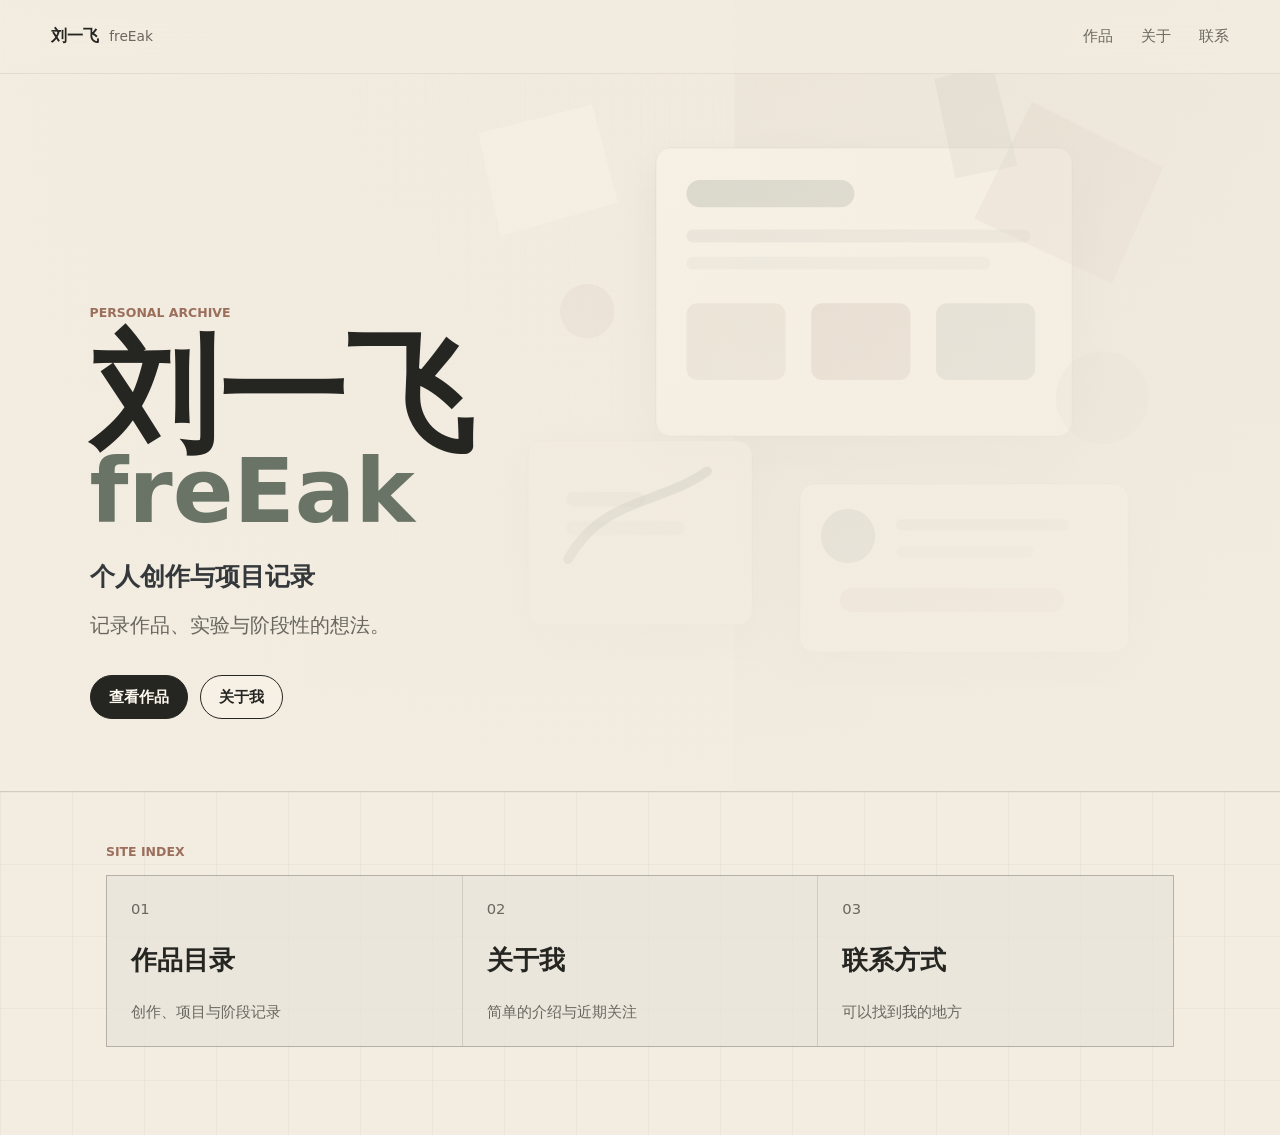
<file: index.html>
<!doctype html>
<html lang="zh-CN">
  <head>
    <meta charset="utf-8">
    <meta name="viewport" content="width=device-width, initial-scale=1">
    <meta name="description" content="刘一飞 / freEak 的个人创作与项目记录">
    <title>刘一飞 / freEak - 个人网站</title>
    <link rel="stylesheet" href="styles/site.css">
  </head>
  <body data-page="home">
    <header class="site-header">
      <a class="brand-mark" href="index.html" aria-label="回到首页">
        <span data-bind="site.name">刘一飞</span>
        <span data-bind="site.handle">freEak</span>
      </a>
      <nav class="main-nav" aria-label="主导航">
        <a href="works.html" data-nav="works">作品</a>
        <a href="about.html" data-nav="about">关于</a>
        <a href="contact.html" data-nav="contact">联系</a>
      </nav>
    </header>

    <main>
      <section class="hero">
        <img class="hero-visual" src="assets/cover-visual.svg" alt="">
        <div class="hero-shade"></div>
        <div class="hero-copy reveal">
          <p class="eyebrow" data-bind="site.archiveLabel">Personal Archive</p>
          <h1>
            <span data-bind="site.name">刘一飞</span>
            <span class="handle" data-bind="site.handle">freEak</span>
          </h1>
          <p class="hero-role" data-bind="site.title">个人创作与项目记录</p>
          <p class="hero-line" data-bind="site.coverLead">记录作品、实验与阶段性的想法。</p>
          <div class="hero-actions" aria-label="主要入口">
            <a class="button primary" href="works.html">查看作品</a>
            <a class="button ghost" href="about.html">关于我</a>
          </div>
        </div>
      </section>

      <section class="home-index" aria-label="站点入口">
        <div class="section-label">Site Index</div>
        <div class="index-grid">
          <a class="index-link" href="works.html">
            <span>01</span>
            <strong>作品目录</strong>
            <em>创作、项目与阶段记录</em>
          </a>
          <a class="index-link" href="about.html">
            <span>02</span>
            <strong>关于我</strong>
            <em>简单的介绍与近期关注</em>
          </a>
          <a class="index-link" href="contact.html">
            <span>03</span>
            <strong>联系方式</strong>
            <em>可以找到我的地方</em>
          </a>
        </div>
      </section>
    </main>

    <script src="scripts/content.js"></script>
    <script src="scripts/site.js"></script>
  </body>
</html>
</file>
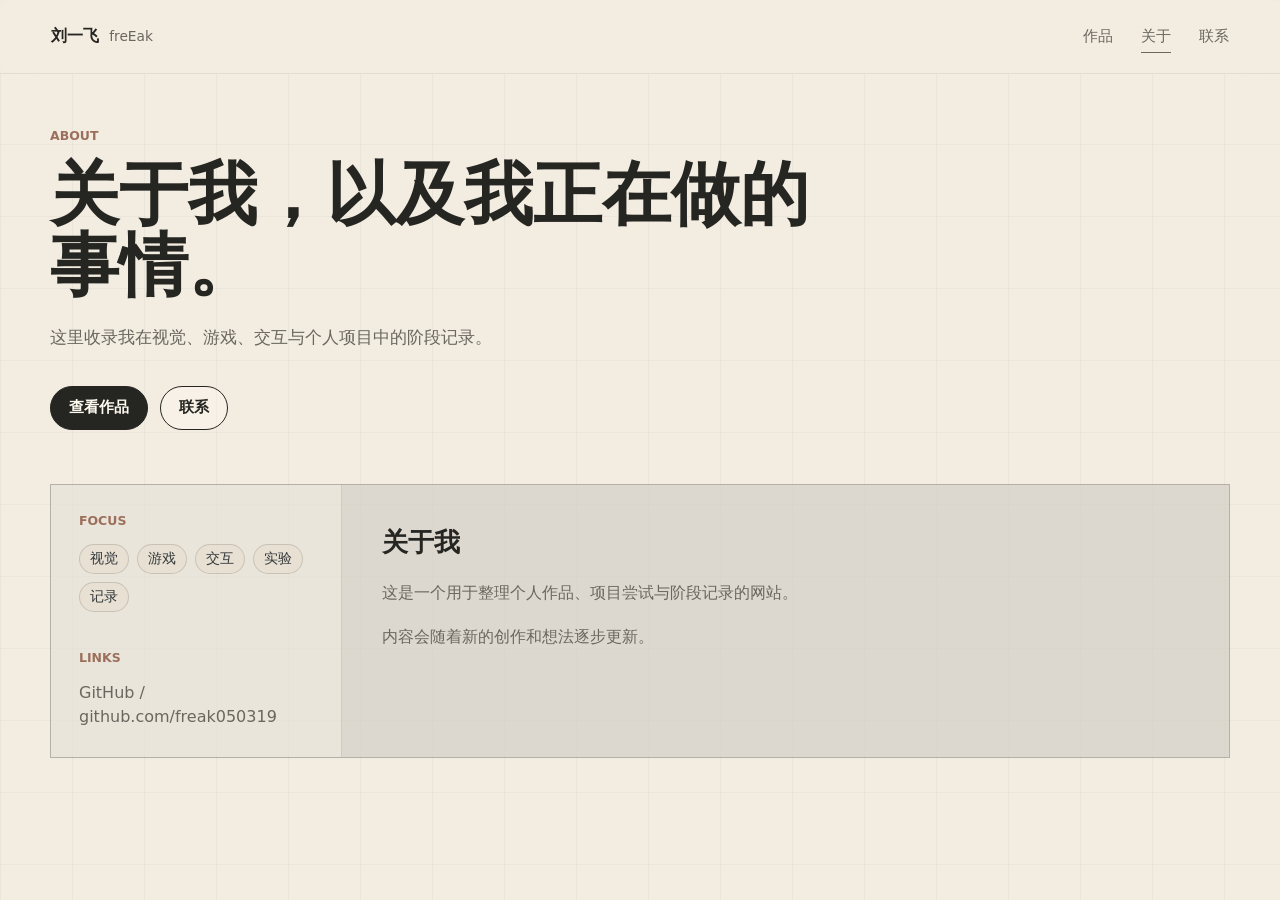
<file: about.html>
<!doctype html>
<html lang="zh-CN">
  <head>
    <meta charset="utf-8">
    <meta name="viewport" content="width=device-width, initial-scale=1">
    <meta name="description" content="关于刘一飞 / freEak">
    <title>关于 - 刘一飞 / freEak</title>
    <link rel="stylesheet" href="styles/site.css">
  </head>
  <body data-page="about">
    <header class="site-header">
      <a class="brand-mark" href="index.html" aria-label="回到首页">
        <span data-bind="site.name">刘一飞</span>
        <span data-bind="site.handle">freEak</span>
      </a>
      <nav class="main-nav" aria-label="主导航">
        <a href="works.html" data-nav="works">作品</a>
        <a href="about.html" data-nav="about">关于</a>
        <a href="contact.html" data-nav="contact">联系</a>
      </nav>
    </header>

    <main class="page-shell">
      <section class="page-heading reveal">
        <p class="eyebrow">About</p>
        <h1>关于我，以及我正在做的事情。</h1>
        <p data-bind="profile.summary">这里收录我在视觉、游戏、交互与个人项目中的阶段记录。</p>
        <div class="heading-actions">
          <a class="button primary" href="works.html">查看作品</a>
          <a class="button ghost" href="contact.html">联系</a>
        </div>
      </section>

      <section class="profile-layout">
        <aside class="profile-aside">
          <div>
            <p class="section-label">Focus</p>
            <div class="tag-list" id="focusList"></div>
          </div>
          <div>
            <p class="section-label">Links</p>
            <div class="link-stack" id="profileLinks"></div>
          </div>
        </aside>

        <div class="profile-main">
          <section class="content-block">
            <h2>关于我</h2>
            <div id="introText" class="prose"></div>
          </section>
        </div>
      </section>
    </main>

    <script src="scripts/content.js"></script>
    <script src="scripts/site.js"></script>
  </body>
</html>
</file>
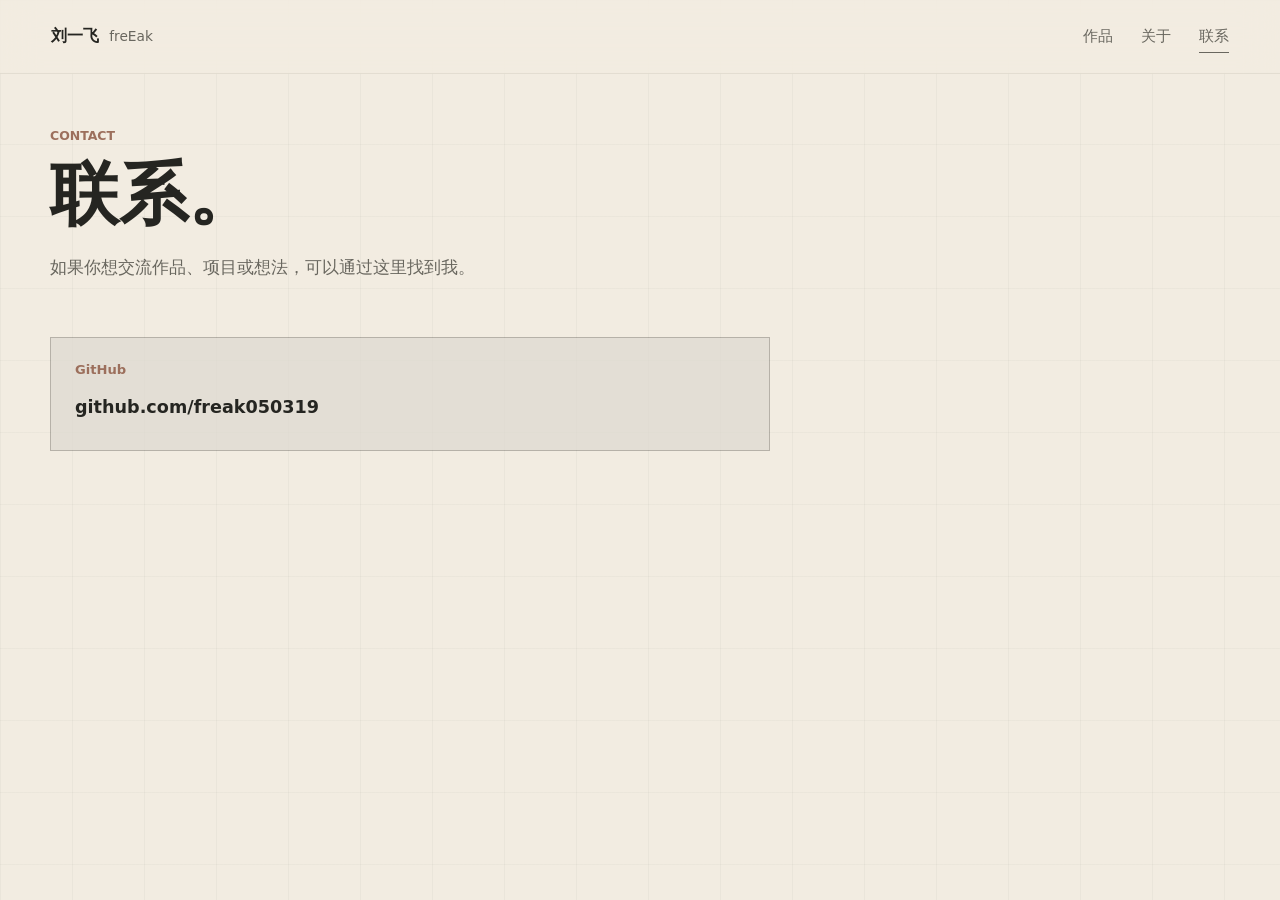
<file: contact.html>
<!doctype html>
<html lang="zh-CN">
  <head>
    <meta charset="utf-8">
    <meta name="viewport" content="width=device-width, initial-scale=1">
    <meta name="description" content="联系刘一飞 / freEak">
    <title>联系 - 刘一飞 / freEak</title>
    <link rel="stylesheet" href="styles/site.css">
  </head>
  <body data-page="contact">
    <header class="site-header">
      <a class="brand-mark" href="index.html" aria-label="回到首页">
        <span data-bind="site.name">刘一飞</span>
        <span data-bind="site.handle">freEak</span>
      </a>
      <nav class="main-nav" aria-label="主导航">
        <a href="works.html" data-nav="works">作品</a>
        <a href="about.html" data-nav="about">关于</a>
        <a href="contact.html" data-nav="contact">联系</a>
      </nav>
    </header>

    <main class="page-shell">
      <section class="page-heading reveal">
        <p class="eyebrow">Contact</p>
        <h1>联系。</h1>
        <p data-bind="contact.note">如果你想交流作品、项目或想法，可以通过这里找到我。</p>
      </section>

      <section class="contact-layout is-simple">
        <div class="contact-methods" id="contactMethods"></div>
      </section>
    </main>

    <script src="scripts/content.js"></script>
    <script src="scripts/site.js"></script>
  </body>
</html>
</file>
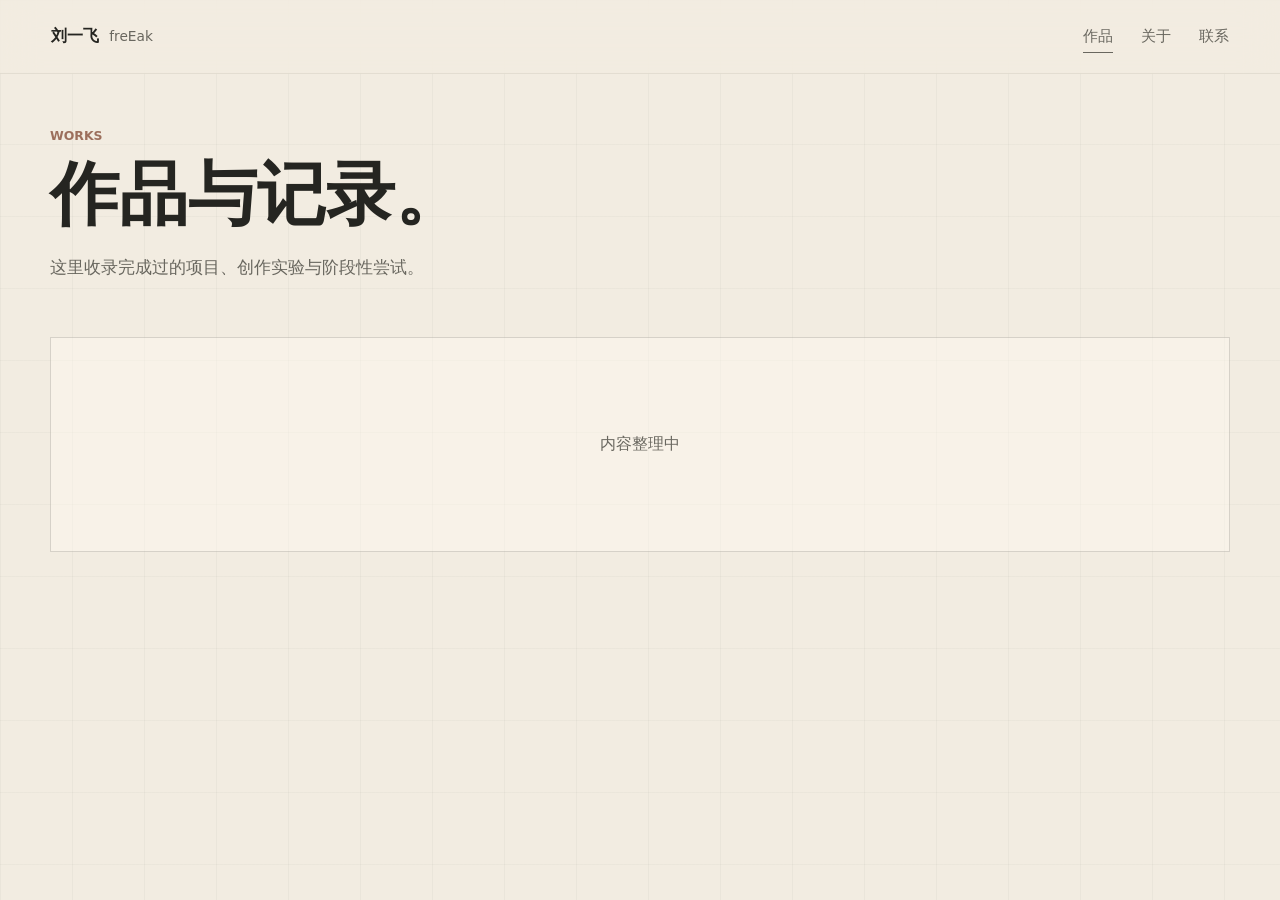
<file: works.html>
<!doctype html>
<html lang="zh-CN">
  <head>
    <meta charset="utf-8">
    <meta name="viewport" content="width=device-width, initial-scale=1">
    <meta name="description" content="刘一飞 / freEak 的作品目录">
    <title>作品目录 - 刘一飞 / freEak</title>
    <link rel="stylesheet" href="styles/site.css">
  </head>
  <body data-page="works">
    <header class="site-header">
      <a class="brand-mark" href="index.html" aria-label="回到首页">
        <span data-bind="site.name">刘一飞</span>
        <span data-bind="site.handle">freEak</span>
      </a>
      <nav class="main-nav" aria-label="主导航">
        <a href="works.html" data-nav="works">作品</a>
        <a href="about.html" data-nav="about">关于</a>
        <a href="contact.html" data-nav="contact">联系</a>
      </nav>
    </header>

    <main class="page-shell">
      <section class="page-heading reveal">
        <p class="eyebrow">Works</p>
        <h1>作品与记录。</h1>
        <p>这里收录完成过的项目、创作实验与阶段性尝试。</p>
      </section>

      <section class="work-grid" id="projectGrid" aria-label="项目列表"></section>
    </main>

    <script src="scripts/content.js"></script>
    <script src="scripts/site.js"></script>
  </body>
</html>
</file>
<file: styles/site.css>
:root {
  --paper: #f2ece1;
  --paper-deep: #e2d7c6;
  --ink: #252521;
  --muted: #69675f;
  --line: rgba(37, 37, 33, 0.16);
  --sage: #697467;
  --clay: #9c6f5c;
  --graphite: #34383a;
  --white: #fffaf0;
  --shadow: 0 22px 70px rgba(37, 37, 33, 0.13);
  --font: "PingFang SC", "Microsoft YaHei", "Noto Sans CJK SC", system-ui, -apple-system, BlinkMacSystemFont, "Segoe UI", sans-serif;
}

* {
  box-sizing: border-box;
}

html {
  min-width: 320px;
  background: var(--paper);
  color: var(--ink);
  font-family: var(--font);
  text-rendering: optimizeLegibility;
}

body {
  margin: 0;
  min-height: 100vh;
  background:
    linear-gradient(90deg, rgba(37, 37, 33, 0.035) 1px, transparent 1px),
    linear-gradient(180deg, rgba(37, 37, 33, 0.03) 1px, transparent 1px),
    var(--paper);
  background-size: 72px 72px;
}

::selection {
  background: var(--sage);
  color: var(--white);
}

a {
  color: inherit;
  text-decoration: none;
}

img {
  display: block;
  max-width: 100%;
}

button,
input,
textarea {
  font: inherit;
}

.site-header {
  position: fixed;
  inset: 0 0 auto;
  z-index: 20;
  display: flex;
  align-items: center;
  justify-content: space-between;
  gap: 24px;
  padding: 18px clamp(18px, 4vw, 56px);
  color: var(--ink);
  background: rgba(242, 236, 225, 0.78);
  border-bottom: 1px solid rgba(37, 37, 33, 0.08);
  backdrop-filter: blur(18px);
}

.brand-mark {
  display: inline-flex;
  align-items: baseline;
  gap: 10px;
  min-width: 0;
  font-weight: 700;
}

.brand-mark span:last-child {
  color: var(--muted);
  font-size: 0.86rem;
  font-weight: 500;
}

.main-nav {
  display: flex;
  align-items: center;
  gap: clamp(10px, 3vw, 28px);
  color: var(--muted);
  font-size: 0.95rem;
}

.main-nav a {
  position: relative;
  padding-block: 8px;
}

.main-nav a::after {
  position: absolute;
  right: 0;
  bottom: 2px;
  left: 0;
  height: 1px;
  background: currentColor;
  transform: scaleX(0);
  transform-origin: left;
  transition: transform 180ms ease;
  content: "";
}

.main-nav a:hover::after,
.main-nav a[aria-current="page"]::after {
  transform: scaleX(1);
}

.hero {
  position: relative;
  min-height: 88vh;
  display: grid;
  align-items: end;
  overflow: hidden;
  padding: 120px clamp(20px, 7vw, 96px) 72px;
  border-bottom: 1px solid var(--line);
}

.hero-visual {
  position: absolute;
  inset: 0;
  width: 100%;
  height: 100%;
  object-fit: cover;
}

.hero-shade {
  position: absolute;
  inset: 0;
  background:
    linear-gradient(90deg, rgba(242, 236, 225, 0.92), rgba(242, 236, 225, 0.48) 52%, rgba(242, 236, 225, 0.78)),
    linear-gradient(180deg, rgba(242, 236, 225, 0.12), rgba(242, 236, 225, 0.88));
}

.hero-copy {
  position: relative;
  max-width: 760px;
}

.eyebrow,
.section-label,
.project-meta {
  margin: 0 0 16px;
  color: var(--clay);
  font-size: 0.78rem;
  font-weight: 700;
  letter-spacing: 0;
  text-transform: uppercase;
}

h1,
h2,
h3,
p {
  overflow-wrap: anywhere;
}

.hero h1 {
  margin: 0;
  font-size: clamp(3.6rem, 10vw, 9rem);
  line-height: 0.9;
  font-weight: 750;
}

.hero h1 span {
  display: block;
}

.hero .handle {
  color: var(--sage);
  font-size: clamp(2.5rem, 7vw, 6.4rem);
}

.hero-role {
  margin: 28px 0 0;
  color: var(--graphite);
  font-size: clamp(1.1rem, 2.2vw, 1.55rem);
  font-weight: 650;
}

.hero-line {
  max-width: 620px;
  margin: 14px 0 0;
  color: var(--muted);
  font-size: clamp(1rem, 2vw, 1.25rem);
  line-height: 1.8;
}

.hero-actions,
.heading-actions {
  display: flex;
  flex-wrap: wrap;
  gap: 12px;
  margin-top: 32px;
}

.button {
  display: inline-flex;
  align-items: center;
  justify-content: center;
  min-height: 44px;
  max-width: 100%;
  padding: 0 18px;
  border: 1px solid var(--ink);
  border-radius: 999px;
  font-size: 0.96rem;
  font-weight: 650;
  transition: transform 180ms ease, background-color 180ms ease, color 180ms ease, border-color 180ms ease;
}

.button:hover {
  transform: translateY(-2px);
}

.button.primary {
  background: var(--ink);
  color: var(--white);
}

.button.ghost {
  background: rgba(255, 250, 240, 0.34);
  color: var(--ink);
}

.home-index {
  max-width: 1180px;
  margin: 0 auto;
  padding: 52px clamp(20px, 5vw, 56px) 88px;
}

.index-grid {
  display: grid;
  grid-template-columns: repeat(3, minmax(0, 1fr));
  gap: 1px;
  border: 1px solid var(--line);
  background: var(--line);
}

.index-link {
  min-height: 170px;
  display: grid;
  align-content: space-between;
  gap: 24px;
  padding: 24px;
  background: rgba(255, 250, 240, 0.58);
  transition: background-color 180ms ease, transform 180ms ease;
}

.index-link:hover {
  background: var(--white);
  transform: translateY(-2px);
}

.index-link span,
.index-link em {
  color: var(--muted);
  font-size: 0.92rem;
  font-style: normal;
}

.index-link strong {
  font-size: clamp(1.2rem, 2vw, 1.65rem);
}

.page-shell {
  width: min(1180px, calc(100% - 40px));
  margin: 0 auto;
  padding: 128px 0 96px;
}

.page-heading {
  max-width: 820px;
  margin-bottom: 54px;
}

.page-heading h1 {
  margin: 0;
  font-size: clamp(2.2rem, 5.4vw, 5.2rem);
  line-height: 1.02;
}

.page-heading p:not(.eyebrow) {
  max-width: 650px;
  margin: 22px 0 0;
  color: var(--muted);
  font-size: 1.08rem;
  line-height: 1.85;
}

.work-grid {
  display: grid;
  grid-template-columns: repeat(3, minmax(0, 1fr));
  gap: 22px;
}

.empty-state {
  grid-column: 1 / -1;
  margin: 0;
  padding: clamp(48px, 10vw, 96px) 24px;
  border: 1px solid var(--line);
  color: var(--muted);
  background: rgba(255, 250, 240, 0.42);
  text-align: center;
}

.project-card {
  display: flex;
  min-width: 0;
  flex-direction: column;
  gap: 18px;
  padding: 14px;
  background: rgba(255, 250, 240, 0.68);
  border: 1px solid var(--line);
  border-radius: 8px;
  box-shadow: 0 12px 34px rgba(37, 37, 33, 0.08);
}

.project-card img {
  width: 100%;
  aspect-ratio: 4 / 3;
  object-fit: cover;
  border-radius: 6px;
  background: var(--paper-deep);
}

.project-card h2 {
  margin: 0;
  font-size: 1.42rem;
}

.project-card p:not(.project-meta) {
  margin: 0;
  color: var(--muted);
  line-height: 1.75;
}

.project-card .button {
  align-self: flex-start;
  margin-top: auto;
}

.tag-list {
  display: flex;
  flex-wrap: wrap;
  gap: 8px;
}

.tag {
  display: inline-flex;
  align-items: center;
  min-height: 30px;
  padding: 0 10px;
  border: 1px solid var(--line);
  border-radius: 999px;
  color: var(--graphite);
  background: rgba(226, 215, 198, 0.38);
  font-size: 0.86rem;
}

.back-link {
  display: inline-flex;
  margin-bottom: 30px;
  color: var(--muted);
  font-weight: 650;
}

.detail-hero {
  display: grid;
  grid-template-columns: minmax(280px, 0.95fr) minmax(0, 1.05fr);
  gap: clamp(24px, 5vw, 64px);
  align-items: center;
  padding-bottom: 48px;
  border-bottom: 1px solid var(--line);
}

.detail-hero img {
  width: 100%;
  aspect-ratio: 4 / 3;
  object-fit: cover;
  border-radius: 8px;
  box-shadow: var(--shadow);
}

.detail-hero h1 {
  margin: 0;
  font-size: clamp(2.6rem, 6vw, 5.7rem);
  line-height: 0.98;
}

.detail-hero p:not(.eyebrow) {
  margin: 24px 0;
  color: var(--muted);
  font-size: 1.08rem;
  line-height: 1.85;
}

.detail-sections {
  display: grid;
  grid-template-columns: repeat(2, minmax(0, 1fr));
  gap: 1px;
  margin-top: 44px;
  border: 1px solid var(--line);
  background: var(--line);
}

.content-block {
  padding: clamp(24px, 4vw, 40px);
  background: rgba(255, 250, 240, 0.54);
}

.content-block h2 {
  margin: 0 0 18px;
  font-size: clamp(1.35rem, 2vw, 1.85rem);
}

.content-block p,
.prose p {
  margin: 0 0 14px;
  color: var(--muted);
  line-height: 1.9;
}

.profile-layout {
  display: grid;
  grid-template-columns: 290px minmax(0, 1fr);
  gap: 1px;
  border: 1px solid var(--line);
  background: var(--line);
}

.profile-aside,
.profile-main {
  background: rgba(255, 250, 240, 0.55);
}

.profile-aside {
  display: flex;
  flex-direction: column;
  gap: 38px;
  padding: 28px;
}

.link-stack {
  display: grid;
  gap: 12px;
}

.link-stack a {
  color: var(--muted);
  line-height: 1.5;
}

.link-stack a:hover {
  color: var(--ink);
}

.profile-main {
  display: grid;
  gap: 1px;
  background: var(--line);
}

.timeline {
  display: grid;
  gap: 18px;
}

.timeline-row {
  display: grid;
  grid-template-columns: 100px minmax(0, 1fr);
  gap: 20px;
}

.timeline-row time {
  color: var(--clay);
  font-weight: 700;
}

.timeline-row h3,
.skill-columns h3 {
  margin: 0 0 8px;
  font-size: 1.08rem;
}

.timeline-row p {
  margin: 0 0 6px;
}

.muted {
  color: var(--muted);
}

.skill-columns {
  display: grid;
  grid-template-columns: repeat(3, minmax(0, 1fr));
  gap: 20px;
}

.skill-columns ul {
  margin: 0;
  padding-left: 18px;
  color: var(--muted);
  line-height: 1.9;
}

.contact-layout {
  display: grid;
  grid-template-columns: minmax(250px, 0.8fr) minmax(0, 1.2fr);
  gap: 1px;
  border: 1px solid var(--line);
  background: var(--line);
}

.contact-layout.is-simple {
  max-width: 720px;
  grid-template-columns: 1fr;
}

.contact-methods,
.contact-form {
  background: rgba(255, 250, 240, 0.6);
}

.contact-methods {
  display: grid;
  align-content: start;
  gap: 1px;
  background: var(--line);
}

.contact-method {
  display: grid;
  gap: 10px;
  min-height: 112px;
  padding: 24px;
  background: rgba(255, 250, 240, 0.62);
}

.contact-method span {
  color: var(--clay);
  font-size: 0.82rem;
  font-weight: 700;
}

.contact-method strong {
  overflow-wrap: anywhere;
  font-size: 1.1rem;
}

.contact-form {
  display: grid;
  gap: 18px;
  padding: clamp(24px, 4vw, 40px);
}

.contact-form label {
  display: grid;
  gap: 8px;
  color: var(--muted);
  font-weight: 650;
}

.contact-form input,
.contact-form textarea {
  width: 100%;
  border: 1px solid var(--line);
  border-radius: 8px;
  padding: 13px 14px;
  color: var(--ink);
  background: rgba(242, 236, 225, 0.58);
  outline: none;
}

.contact-form input:focus,
.contact-form textarea:focus {
  border-color: var(--sage);
  box-shadow: 0 0 0 3px rgba(105, 116, 103, 0.14);
}

.contact-form button {
  justify-self: start;
}

.reveal {
  opacity: 1;
  transform: translateY(14px);
}

.is-ready .reveal {
  animation: revealIn 520ms ease forwards;
  animation-delay: var(--delay, 0ms);
}

@keyframes revealIn {
  to {
    transform: translateY(0);
  }
}

@media (max-width: 920px) {
  .index-grid,
  .work-grid,
  .detail-sections,
  .skill-columns {
    grid-template-columns: 1fr;
  }

  .detail-hero,
  .profile-layout,
  .contact-layout {
    grid-template-columns: 1fr;
  }

  .profile-aside {
    display: grid;
    grid-template-columns: repeat(2, minmax(0, 1fr));
  }
}

@media (max-width: 640px) {
  .site-header {
    align-items: flex-start;
    padding: 14px 18px;
  }

  .brand-mark {
    display: grid;
    gap: 2px;
  }

  .main-nav {
    gap: 12px;
    font-size: 0.9rem;
  }

  .hero {
    min-height: 84vh;
    padding: 112px 20px 46px;
  }

  .hero h1 {
    font-size: clamp(3rem, 20vw, 5rem);
  }

  .hero .handle {
    font-size: clamp(2.25rem, 15vw, 3.8rem);
  }

  .page-shell {
    width: min(100% - 28px, 1180px);
    padding-top: 112px;
  }

  .profile-aside {
    grid-template-columns: 1fr;
  }

  .timeline-row {
    grid-template-columns: 1fr;
    gap: 8px;
  }

  .button {
    width: 100%;
  }

  .project-card .button,
  .contact-form button {
    width: auto;
  }
}

@media (prefers-reduced-motion: reduce) {
  *,
  *::before,
  *::after {
    scroll-behavior: auto !important;
    animation-duration: 0.01ms !important;
    animation-iteration-count: 1 !important;
    transition-duration: 0.01ms !important;
  }

  .reveal {
    opacity: 1;
    transform: none;
  }
}
</file>
